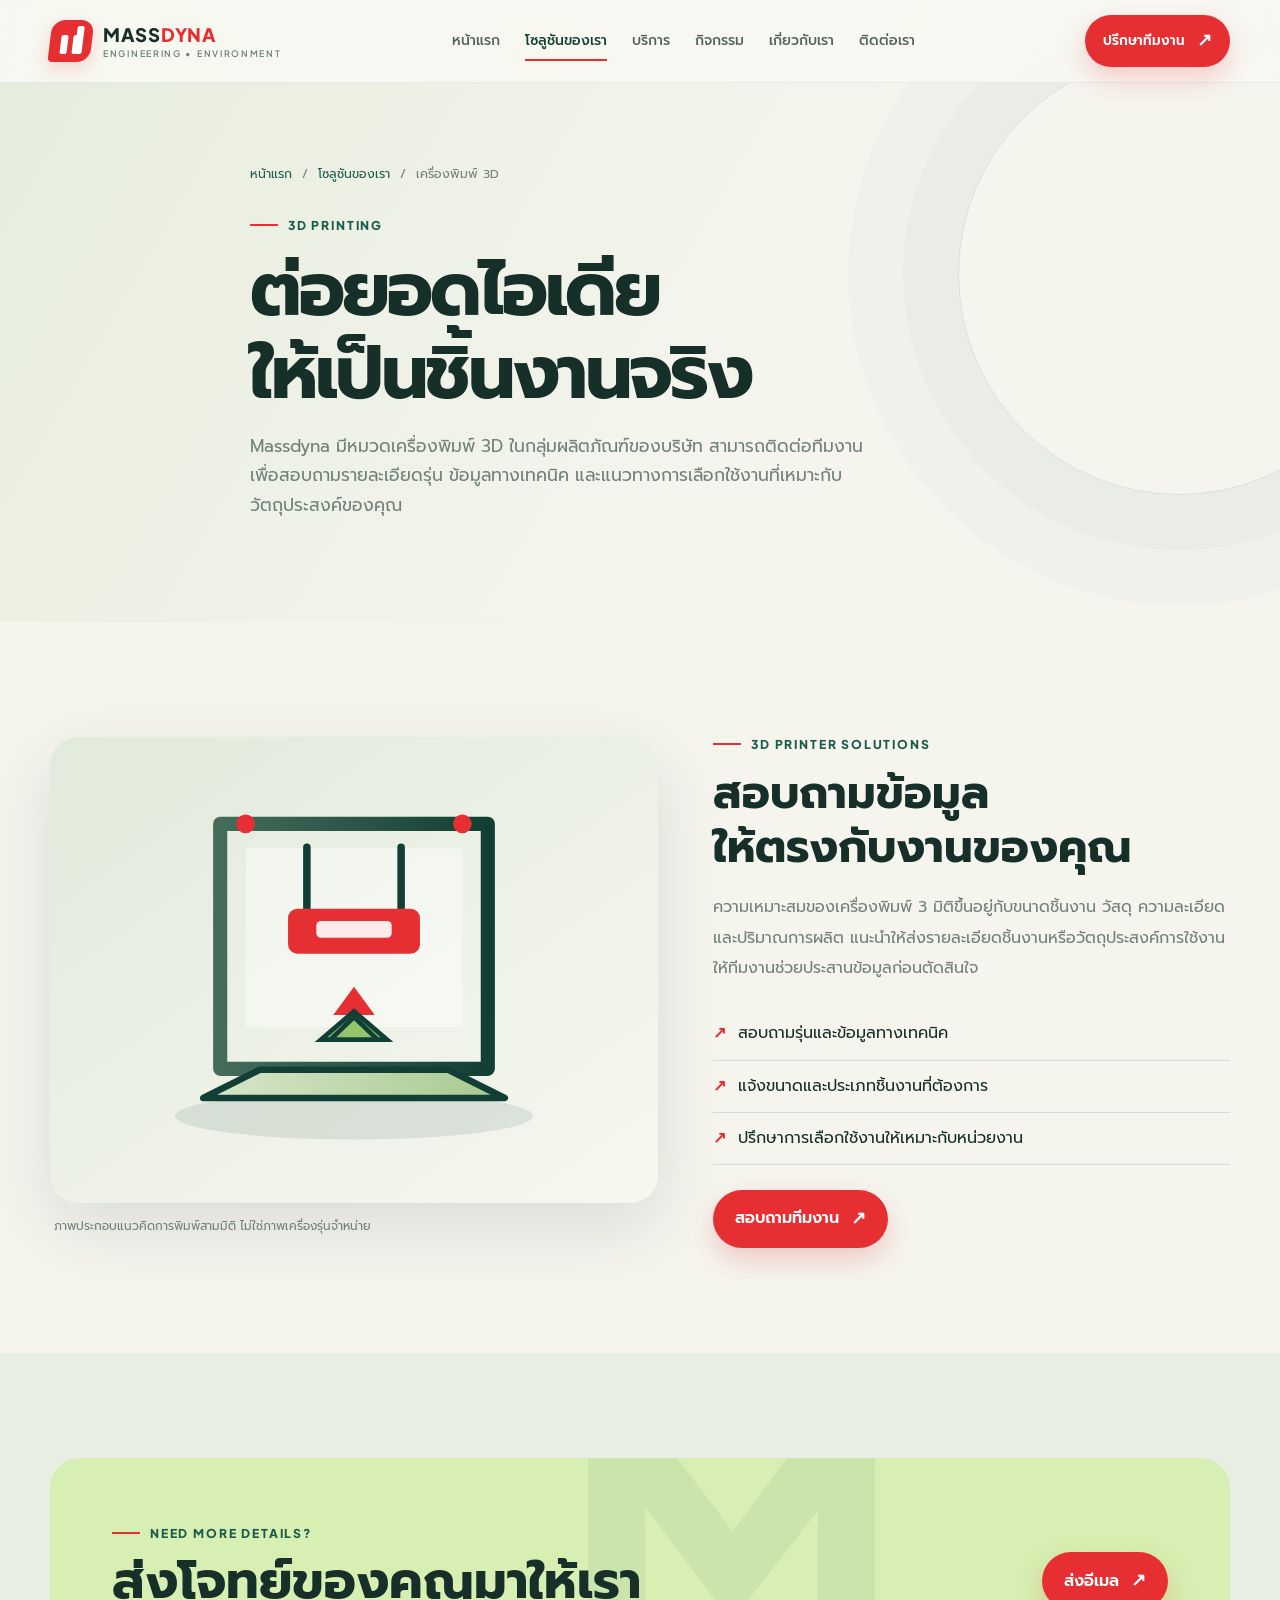
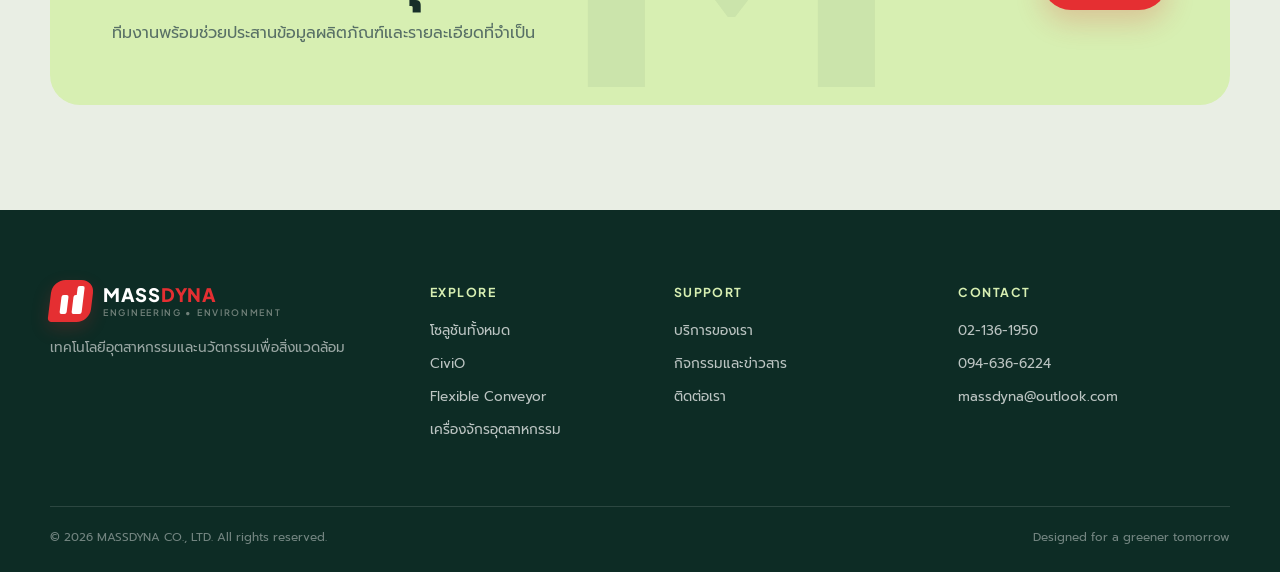
<file: 3d-printer.html>
<!doctype html><html lang="th"><head><meta charset="utf-8"><meta name="viewport" content="width=device-width, initial-scale=1"><meta name="theme-color" content="#123f35"><meta name="description" content="สอบถามข้อมูลเครื่องพิมพ์ 3D จาก Massdyna"><title>เครื่องพิมพ์ 3D | MASSDYNA CO., LTD.</title><link rel="stylesheet" href="assets/css/style.css"></head><body><div class="progress"><span></span></div><header class="site-header"><div class="container header-inner"><a class="brand" href="index.html" aria-label="Massdyna หน้าแรก"><span class="brand-mark" aria-hidden="true"></span><span><span class="brand-name">MASS<span>DYNA</span></span><span class="brand-sub">ENGINEERING • ENVIRONMENT</span></span></a><nav class="main-nav" aria-label="เมนูหลัก"><a href="index.html">หน้าแรก</a><a href="solutions.html" class="active">โซลูชันของเรา</a><a href="services.html">บริการ</a><a href="activities.html">กิจกรรม</a><a href="about.html">เกี่ยวกับเรา</a><a href="contact.html">ติดต่อเรา</a></nav><a class="btn btn-primary nav-cta" href="contact.html">ปรึกษาทีมงาน <span class="arrow">↗</span></a><button class="menu-toggle" aria-label="เปิดเมนู" aria-expanded="false">&#9776;</button></div></header><main><section class="page-hero"><div class="container page-title"><div class="breadcrumb"><a href="index.html">หน้าแรก</a><span>/</span><a href="solutions.html">โซลูชันของเรา</a><span>/</span><span>เครื่องพิมพ์ 3D</span></div><span class="eyebrow">3D PRINTING</span><h1>ต่อยอดไอเดีย<br>ให้เป็นชิ้นงานจริง</h1><p>Massdyna มีหมวดเครื่องพิมพ์ 3D ในกลุ่มผลิตภัณฑ์ของบริษัท สามารถติดต่อทีมงานเพื่อสอบถามรายละเอียดรุ่น ข้อมูลทางเทคนิค และแนวทางการเลือกใช้งานที่เหมาะกับวัตถุประสงค์ของคุณ</p></div></section><section class="section"><div class="container detail-layout"><div class="reveal"><div style="min-height:410px;display:grid;place-items:center;background:linear-gradient(145deg,#e1eadb,#f7f7f0);border-radius:28px;padding:35px;box-shadow:var(--shadow)"><svg viewBox="0 0 520 420" role="img" aria-label="ภาพประกอบแนวคิดเครื่องพิมพ์สามมิติ" style="width:100%;max-width:490px"><defs><linearGradient id="frame" x1="0" x2="1"><stop stop-color="#456c5b"/><stop offset="1" stop-color="#123f35"/></linearGradient><linearGradient id="bed" x1="0" x2="1"><stop stop-color="#d8e6cb"/><stop offset="1" stop-color="#a7c98e"/></linearGradient></defs><ellipse cx="260" cy="365" rx="190" ry="25" fill="#123f35" opacity=".1"/><path d="M118 55h284v260H118z" fill="none" stroke="url(#frame)" stroke-width="15" stroke-linejoin="round"/><path d="M145 81h230v190H145z" fill="#fff" opacity=".42"/><path d="M160 316h200l60 30H100z" fill="url(#bed)" stroke="#123f35" stroke-width="7" stroke-linejoin="round"/><path d="M210 80v90m100-90v90" stroke="#123f35" stroke-width="8" stroke-linecap="round"/><rect x="190" y="145" width="140" height="48" rx="10" fill="#e52f32"/><rect x="220" y="158" width="80" height="18" rx="5" fill="#fff" opacity=".9"/><path d="M260 193v35l-22 30h44l-22-30" fill="#e52f32"/><path d="M225 284h70l-35-30z" fill="#94c56b" stroke="#123f35" stroke-width="5"/><path d="M235 284l25-24 25 24" fill="none" stroke="#123f35" stroke-width="5"/><circle cx="145" cy="55" r="10" fill="#e52f32"/><circle cx="375" cy="55" r="10" fill="#e52f32"/></svg></div><p style="margin:12px 4px 0;color:var(--muted);font-size:.75rem">ภาพประกอบแนวคิดการพิมพ์สามมิติ ไม่ใช่ภาพเครื่องรุ่นจำหน่าย</p></div><div class="reveal delay-1"><span class="eyebrow">3D PRINTER SOLUTIONS</span><h2>สอบถามข้อมูล<br>ให้ตรงกับงานของคุณ</h2><p>ความเหมาะสมของเครื่องพิมพ์ 3 มิติขึ้นอยู่กับขนาดชิ้นงาน วัสดุ ความละเอียด และปริมาณการผลิต แนะนำให้ส่งรายละเอียดชิ้นงานหรือวัตถุประสงค์การใช้งานให้ทีมงานช่วยประสานข้อมูลก่อนตัดสินใจ</p><ul class="feature-list"><li>สอบถามรุ่นและข้อมูลทางเทคนิค</li><li>แจ้งขนาดและประเภทชิ้นงานที่ต้องการ</li><li>ปรึกษาการเลือกใช้งานให้เหมาะกับหน่วยงาน</li></ul><a class="btn btn-primary" href="contact.html">สอบถามทีมงาน <span class="arrow">↗</span></a></div></div></section><section class="section" style="background:#e9eee4"><div class="container"><div class="cta-panel reveal"><div><span class="eyebrow">NEED MORE DETAILS?</span><h2>ส่งโจทย์ของคุณมาให้เรา</h2><p>ทีมงานพร้อมช่วยประสานข้อมูลผลิตภัณฑ์และรายละเอียดที่จำเป็น</p></div><a class="btn btn-primary" href="mailto:massdyna@outlook.com?subject=สอบถามเครื่องพิมพ์%203D">ส่งอีเมล <span class="arrow">↗</span></a></div></div></section></main><footer class="site-footer"><div class="container"><div class="footer-grid"><div class="footer-brand"><a class="brand" href="index.html"><span class="brand-mark"></span><span><span class="brand-name">MASS<span>DYNA</span></span><span class="brand-sub">ENGINEERING • ENVIRONMENT</span></span></a><p>เทคโนโลยีอุตสาหกรรมและนวัตกรรมเพื่อสิ่งแวดล้อม</p></div><div class="footer-col"><h4>Explore</h4><a href="solutions.html">โซลูชันทั้งหมด</a><a href="civio.html">CiviO</a><a href="conveyor.html">Flexible Conveyor</a><a href="machinery.html">เครื่องจักรอุตสาหกรรม</a></div><div class="footer-col"><h4>Support</h4><a href="services.html">บริการของเรา</a><a href="activities.html">กิจกรรมและข่าวสาร</a><a href="contact.html">ติดต่อเรา</a></div><div class="footer-col"><h4>Contact</h4><a href="tel:021361950">02-136-1950</a><a href="tel:0946366224">094-636-6224</a><a href="mailto:massdyna@outlook.com">massdyna@outlook.com</a></div></div><div class="footer-bottom"><span>© 2026 MASSDYNA CO., LTD. All rights reserved.</span><span>Designed for a greener tomorrow</span></div></div></footer><script src="assets/js/main.js"></script></body></html>
</file>
<file: assets/css/style.css>
@import url('https://fonts.googleapis.com/css2?family=Prompt:wght@300;400;500;600;700;800&family=Plus+Jakarta+Sans:wght@400;500;600;700;800&display=swap');
:root{--ink:#172f29;--forest:#123f35;--forest-2:#1c5c4b;--leaf:#94c56b;--lime:#d7efb2;--cream:#f5f5ee;--paper:#fffefa;--muted:#71817a;--line:rgba(23,47,41,.12);--red:#e52f32;--shadow:0 24px 70px rgba(15,46,37,.12);--radius:24px;--container:1180px}
*{box-sizing:border-box}html{scroll-behavior:smooth;scroll-padding-top:95px}body{margin:0;background:var(--cream);color:var(--ink);font-family:'Prompt',Tahoma,sans-serif;font-size:16px;line-height:1.7}body.menu-open{overflow:hidden}a{color:inherit;text-decoration:none}img{display:block;max-width:100%}button{font:inherit}.container{width:min(var(--container),calc(100% - 48px));margin-inline:auto}.eyebrow{display:inline-flex;align-items:center;gap:10px;color:var(--forest-2);font-family:'Plus Jakarta Sans','Prompt',sans-serif;font-size:.76rem;font-weight:800;letter-spacing:.15em;text-transform:uppercase}.eyebrow:before{content:'';display:inline-block;width:28px;height:2px;background:var(--red)}.section{padding:105px 0}.section-head{max-width:720px;margin-bottom:38px}.section-head h2,.page-title h1{margin:13px 0 14px;font-size:clamp(2.2rem,4.5vw,4.2rem);line-height:1.12;letter-spacing:-.04em}.section-head p,.lead{color:var(--muted);font-size:1.04rem}.btn{display:inline-flex;align-items:center;justify-content:center;gap:12px;padding:13px 21px;border:1px solid transparent;border-radius:999px;font-weight:600;transition:transform .3s,background .3s,color .3s,box-shadow .3s;cursor:pointer}.btn:hover{transform:translateY(-3px)}.btn-primary{background:var(--red);color:white;box-shadow:0 12px 28px rgba(229,47,50,.22)}.btn-primary:hover{background:#c92126}.btn-dark{background:var(--forest);color:white}.btn-dark:hover{background:var(--forest-2)}.btn-outline{border-color:rgba(255,255,255,.48);color:white;background:transparent}.btn-outline:hover{background:white;color:var(--forest)}.btn-light{border-color:var(--line);background:white;color:var(--forest)}.btn .arrow{font-size:1.1rem;transition:transform .3s}.btn:hover .arrow{transform:translateX(4px)}
/* header */
.site-header{position:fixed;z-index:1000;inset:0 0 auto;background:rgba(249,249,243,.84);backdrop-filter:blur(18px);border-bottom:1px solid rgba(20,52,43,.08);transition:box-shadow .3s,background .3s}.site-header.scrolled{box-shadow:0 8px 28px rgba(20,52,43,.08);background:rgba(249,249,243,.96)}.header-inner{height:82px;display:flex;align-items:center;justify-content:space-between;gap:28px}.brand{display:flex;align-items:center;gap:11px;min-width:190px}.brand-mark{width:42px;height:42px;position:relative;display:grid;place-items:center;background:var(--red);border-radius:13px 13px 13px 4px;transform:skew(-7deg);box-shadow:0 7px 18px rgba(229,47,50,.18)}.brand-mark:before,.brand-mark:after{content:'';position:absolute;background:white;border-radius:2px}.brand-mark:before{width:7px;height:19px;left:11px;bottom:8px;box-shadow:12px 0 0 white}.brand-mark:after{width:7px;height:28px;right:9px;bottom:8px}.brand-name{font:800 1.16rem 'Plus Jakarta Sans',sans-serif;letter-spacing:.04em}.brand-name span{color:var(--red)}.brand-sub{display:block;font:600 .56rem 'Plus Jakarta Sans',sans-serif;color:var(--muted);letter-spacing:.19em;margin-top:-4px}.main-nav{display:flex;align-items:center;gap:25px}.main-nav a{position:relative;color:#52635c;font-size:.87rem;font-weight:500;padding:29px 0;white-space:nowrap}.main-nav a:after{content:'';position:absolute;left:0;right:100%;bottom:21px;height:2px;background:var(--red);transition:right .25s}.main-nav a:hover,.main-nav a.active{color:var(--forest)}.main-nav a:hover:after,.main-nav a.active:after{right:0}.nav-cta{font-size:.84rem;padding:10px 17px}.menu-toggle{display:none;width:45px;height:45px;border:1px solid var(--line);background:white;border-radius:50%;color:var(--forest);font-size:1.35rem;cursor:pointer}.progress{height:3px;background:transparent}.progress span{display:block;height:100%;width:0;background:var(--red)}
/* hero */
.hero{min-height:760px;position:relative;display:flex;align-items:center;overflow:hidden;padding:145px 0 100px;background:var(--forest);color:white}.hero:before{content:'';position:absolute;inset:0;background:linear-gradient(90deg,rgba(7,34,28,.88) 0%,rgba(7,34,28,.72) 47%,rgba(7,34,28,.22) 100%),url('https://massdyna.com/wp-content/themes/redwhite-editable/assets/images/about-service.jpg') center/cover;transform:scale(1.04);animation:heroZoom 18s ease-in-out infinite alternate}.hero:after{content:'';position:absolute;width:650px;height:650px;border:1px solid rgba(255,255,255,.12);border-radius:50%;right:-180px;top:90px;box-shadow:0 0 0 75px rgba(255,255,255,.035),0 0 0 150px rgba(255,255,255,.025)}.hero-content{position:relative;z-index:2;max-width:720px}.hero .eyebrow{color:#d4edbf}.hero h1{max-width:800px;margin:20px 0 24px;font-size:clamp(3rem,7vw,6.35rem);line-height:1.03;letter-spacing:-.055em;font-weight:700}.hero h1 em{font-style:normal;color:var(--lime)}.hero-copy{max-width:610px;color:rgba(255,255,255,.78);font-size:1.1rem;line-height:1.9}.hero-actions{display:flex;flex-wrap:wrap;gap:13px;margin-top:33px}.hero-foot{display:flex;align-items:center;gap:18px;margin-top:75px;color:rgba(255,255,255,.68);font:600 .7rem 'Plus Jakarta Sans',sans-serif;letter-spacing:.14em;text-transform:uppercase}.hero-foot:before{content:'';width:58px;height:1px;background:var(--leaf)}.hero-stamp{position:absolute;z-index:3;right:max(5vw,calc((100vw - var(--container))/2));bottom:90px;width:170px;height:170px;border:1px solid rgba(255,255,255,.5);border-radius:50%;display:grid;place-items:center;text-align:center;color:white;font-size:.8rem;line-height:1.45;transform:rotate(-13deg);backdrop-filter:blur(5px)}.hero-stamp strong{display:block;color:var(--lime);font:800 1.7rem 'Plus Jakarta Sans',sans-serif}.hero-stamp:before{content:'';position:absolute;inset:10px;border:1px dashed rgba(255,255,255,.35);border-radius:50%}.scroll-cue{position:absolute;bottom:24px;left:50%;z-index:4;color:rgba(255,255,255,.65);font-size:.68rem;letter-spacing:.18em;transform:translateX(-50%)}.scroll-cue:after{content:'';display:block;width:1px;height:30px;background:var(--lime);margin:8px auto 0;animation:scrollLine 1.7s infinite}
/* tick strip */
.marquee{overflow:hidden;background:var(--lime);color:var(--forest);padding:17px 0}.marquee-track{display:flex;width:max-content;gap:38px;animation:marquee 30s linear infinite;font:800 .78rem 'Plus Jakarta Sans','Prompt',sans-serif;letter-spacing:.14em}.marquee-track span{display:flex;gap:38px;align-items:center}.marquee-track i{font-style:normal;color:var(--red);font-size:1.15rem}
/* cards */
.grid{display:grid;gap:22px}.solutions-grid{grid-template-columns:repeat(4,1fr)}.solution-card{position:relative;min-height:420px;overflow:hidden;border-radius:var(--radius);background:#e5eae0;box-shadow:0 12px 32px rgba(12,45,35,.05);transition:transform .45s,box-shadow .45s}.solution-card:hover{transform:translateY(-9px);box-shadow:var(--shadow)}.solution-card img{width:100%;height:215px;object-fit:cover;transition:transform .75s}.solution-card:hover img{transform:scale(1.07)}.solution-card .card-body{padding:25px 24px 28px}.card-index{display:inline-flex;align-items:center;gap:8px;color:var(--red);font:800 .68rem 'Plus Jakarta Sans',sans-serif;letter-spacing:.12em}.card-index:before{content:'';width:20px;height:1px;background:var(--red)}.solution-card h3{font-size:1.23rem;margin:10px 0 9px;line-height:1.35}.solution-card p{margin:0 0 18px;color:var(--muted);font-size:.9rem}.text-link{display:inline-flex;gap:9px;align-items:center;color:var(--forest-2);font-weight:600;font-size:.88rem}.text-link span{transition:transform .25s}.text-link:hover span{transform:translateX(4px)}
/* about split */
.split{display:grid;grid-template-columns:1.02fr .98fr;gap:70px;align-items:center}.image-stack{position:relative;min-height:520px}.image-stack .main-img{position:absolute;inset:0 54px 50px 0;width:calc(100% - 54px);height:calc(100% - 50px);object-fit:cover;border-radius:28px}.image-stack .small-img{position:absolute;right:0;bottom:0;width:52%;height:235px;object-fit:cover;border:10px solid var(--cream);border-radius:25px}.image-tag{position:absolute;left:24px;bottom:77px;padding:14px 18px;border-radius:15px;background:var(--lime);color:var(--forest);font-size:.77rem;font-weight:600;box-shadow:var(--shadow)}.about-copy h2{font-size:clamp(2.2rem,4vw,3.65rem);line-height:1.12;letter-spacing:-.045em;margin:15px 0 22px}.about-copy p{color:var(--muted);line-height:1.9}.fact-row{display:grid;grid-template-columns:repeat(2,1fr);gap:14px;margin:28px 0}.fact{padding:17px 19px;background:rgba(255,255,255,.68);border:1px solid var(--line);border-radius:16px}.fact strong{display:block;color:var(--forest);font-size:1.45rem}.fact small{color:var(--muted);font-size:.79rem}
/* service strip */
.service-band{background:var(--forest);color:white;position:relative;overflow:hidden}.service-band:before{content:'';position:absolute;width:500px;height:500px;border:1px solid rgba(255,255,255,.09);border-radius:50%;right:-170px;top:-200px;box-shadow:0 0 0 60px rgba(255,255,255,.025),0 0 0 120px rgba(255,255,255,.02)}.service-band .eyebrow{color:var(--lime)}.service-band .section-head p{color:rgba(255,255,255,.66)}.service-grid{display:grid;grid-template-columns:repeat(4,1fr);gap:1px;background:rgba(255,255,255,.15);border:1px solid rgba(255,255,255,.15);border-radius:20px;overflow:hidden;position:relative}.service-item{padding:30px 25px;background:var(--forest);transition:background .3s}.service-item:hover{background:#1c5144}.service-item .number{font:800 .72rem 'Plus Jakarta Sans',sans-serif;color:var(--leaf);letter-spacing:.15em}.service-item h3{margin:28px 0 10px;font-size:1.15rem}.service-item p{color:rgba(255,255,255,.63);font-size:.85rem;min-height:76px}.service-item a{color:var(--lime);font-size:.82rem;font-weight:600}
/* activity */
.activity-grid{grid-template-columns:repeat(3,1fr)}.activity-card{overflow:hidden;border-radius:21px;background:white;border:1px solid var(--line);transition:transform .4s,box-shadow .4s}.activity-card:hover{transform:translateY(-7px);box-shadow:var(--shadow)}.activity-card img{height:235px;width:100%;object-fit:cover;transition:transform .65s}.activity-card:hover img{transform:scale(1.05)}.activity-body{padding:23px}.activity-meta{color:var(--red);font:700 .68rem 'Plus Jakarta Sans','Prompt',sans-serif;letter-spacing:.08em;text-transform:uppercase}.activity-body h3{font-size:1.12rem;line-height:1.45;margin:10px 0}.activity-body p{color:var(--muted);font-size:.86rem;margin:0 0 18px}
/* CTA */
.cta-panel{background:var(--lime);border-radius:30px;padding:58px 62px;display:flex;align-items:center;justify-content:space-between;gap:28px;position:relative;overflow:hidden}.cta-panel:after{content:'M';position:absolute;right:28%;top:-105px;color:rgba(18,63,53,.06);font:800 23rem 'Plus Jakarta Sans',sans-serif;line-height:1}.cta-panel>*{position:relative;z-index:1}.cta-panel h2{font-size:clamp(2rem,4vw,3.5rem);line-height:1.1;margin:10px 0}.cta-panel p{color:#587066;max-width:560px;margin:0}.cta-panel .btn{flex-shrink:0}
/* footer */
.site-footer{background:#0d2c25;color:white;padding:70px 0 25px}.footer-grid{display:grid;grid-template-columns:1.25fr .75fr .9fr 1fr;gap:40px;padding-bottom:55px}.footer-brand .brand-name{color:white}.footer-brand p,.footer-col p{color:rgba(255,255,255,.58);font-size:.85rem;line-height:1.9}.footer-col h4{font:700 .77rem 'Plus Jakarta Sans','Prompt',sans-serif;letter-spacing:.12em;color:var(--lime);text-transform:uppercase;margin:4px 0 19px}.footer-col a{display:block;color:rgba(255,255,255,.72);font-size:.85rem;margin:10px 0;transition:color .2s}.footer-col a:hover{color:var(--lime)}.footer-bottom{display:flex;align-items:center;justify-content:space-between;gap:20px;padding-top:20px;border-top:1px solid rgba(255,255,255,.13);color:rgba(255,255,255,.42);font-size:.74rem}
/* inner page */
.page-hero{padding:160px 0 85px;background:linear-gradient(120deg,#e6eddc,#f5f5ee 62%);position:relative;overflow:hidden}.page-hero:after{content:'';position:absolute;width:440px;height:440px;border-radius:50%;border:1px solid rgba(18,63,53,.12);right:-120px;top:50px;box-shadow:0 0 0 55px rgba(18,63,53,.025),0 0 0 110px rgba(18,63,53,.02)}.page-title{position:relative;z-index:1;max-width:780px}.page-title h1{font-size:clamp(2.6rem,5.8vw,5rem)}.page-title p{max-width:620px;color:var(--muted);font-size:1.08rem}.breadcrumb{display:flex;gap:10px;color:var(--muted);font-size:.78rem;margin-bottom:24px}.breadcrumb a{color:var(--forest-2)}.detail-layout{display:grid;grid-template-columns:1fr .85fr;gap:55px;align-items:center}.detail-layout img{width:100%;height:480px;object-fit:cover;border-radius:28px;box-shadow:var(--shadow)}.detail-layout h2{font-size:clamp(2rem,3.5vw,3rem);line-height:1.2;margin:12px 0 18px}.detail-layout p{color:var(--muted);line-height:1.9}.feature-list{list-style:none;padding:0;margin:25px 0}.feature-list li{padding:12px 0;border-bottom:1px solid var(--line);display:flex;gap:12px}.feature-list li:before{content:'↗';color:var(--red);font-weight:700}.feature-panels{display:grid;grid-template-columns:repeat(3,1fr);gap:18px}.feature-panel{background:white;border:1px solid var(--line);padding:24px;border-radius:18px}.feature-panel h3{margin:0 0 8px;font-size:1.02rem}.feature-panel p{font-size:.85rem;color:var(--muted);margin:0}.timeline{display:grid;gap:0;max-width:850px}.timeline-item{display:grid;grid-template-columns:160px 1fr;gap:25px;padding:26px 0;border-bottom:1px solid var(--line)}.timeline-year{font:800 .86rem 'Plus Jakarta Sans',sans-serif;color:var(--red);letter-spacing:.1em}.timeline-item h3{margin:0 0 7px}.timeline-item p{margin:0;color:var(--muted);font-size:.9rem}
/* contact */
.contact-grid{display:grid;grid-template-columns:.8fr 1.2fr;gap:30px}.contact-card{padding:30px;background:white;border:1px solid var(--line);border-radius:22px}.contact-card h3{margin:0 0 20px}.contact-line{padding:15px 0;border-bottom:1px solid var(--line)}.contact-line:last-child{border:0}.contact-line small{display:block;color:var(--red);font-size:.73rem;font-weight:600}.contact-line a,.contact-line strong{font-weight:600}.map-frame{width:100%;height:420px;border:0;border-radius:22px;filter:saturate(.8)}.contact-pair{display:grid;grid-template-columns:1fr 1fr;gap:16px;margin-top:25px}.contact-mini{background:#eaf0e5;padding:22px;border-radius:18px}.contact-mini h4{margin:0 0 8px}.contact-mini p{margin:0;color:var(--muted);font-size:.86rem}
/* reveal / motion */
.reveal{opacity:0;transform:translateY(28px);transition:opacity .8s ease,transform .8s cubic-bezier(.2,.7,.2,1)}.reveal.in-view{opacity:1;transform:translateY(0)}.delay-1{transition-delay:.1s}.delay-2{transition-delay:.2s}.delay-3{transition-delay:.3s}.float{animation:float 6s ease-in-out infinite}.pulse-dot{display:inline-block;width:9px;height:9px;border-radius:50%;background:var(--leaf);box-shadow:0 0 0 7px rgba(148,197,107,.18);margin-right:8px}@keyframes heroZoom{from{transform:scale(1.02)}to{transform:scale(1.11)}}@keyframes scrollLine{0%,100%{transform:scaleY(.55);transform-origin:top;opacity:.4}50%{transform:scaleY(1);transform-origin:top;opacity:1}}@keyframes marquee{to{transform:translateX(-50%)}}@keyframes float{0%,100%{transform:translateY(0)}50%{transform:translateY(-12px)}}
@media(max-width:1050px){.main-nav{gap:15px}.main-nav a{font-size:.8rem}.solutions-grid{grid-template-columns:repeat(2,1fr)}.service-grid{grid-template-columns:repeat(2,1fr)}.footer-grid{grid-template-columns:repeat(2,1fr)}.hero-stamp{right:5%;bottom:55px}}
@media(max-width:760px){.container{width:min(100% - 34px,var(--container))}.section{padding:75px 0}.header-inner{height:72px}.menu-toggle{display:grid;place-items:center}.nav-cta{display:none}.main-nav{position:fixed;top:72px;left:0;right:0;bottom:0;padding:26px 28px;background:rgba(249,249,243,.98);backdrop-filter:blur(20px);display:flex;align-items:stretch;flex-direction:column;gap:0;transform:translateX(100%);transition:transform .35s}.main-nav.open{transform:translateX(0)}.main-nav a{font-size:1.12rem;padding:15px 0;border-bottom:1px solid var(--line)}.main-nav a:after{display:none}.hero{min-height:730px;padding:130px 0 100px}.hero h1{font-size:clamp(2.8rem,13vw,4.5rem)}.hero-copy{font-size:.98rem}.hero-stamp{width:125px;height:125px;right:25px;bottom:42px;font-size:.66rem}.hero-stamp strong{font-size:1.3rem}.hero-foot{margin-top:55px}.solutions-grid,.activity-grid{grid-template-columns:1fr}.solution-card{min-height:unset}.solution-card img{height:230px}.split,.detail-layout,.contact-grid{grid-template-columns:1fr;gap:35px}.image-stack{min-height:400px}.image-stack .main-img{inset:0 36px 38px 0;width:calc(100% - 36px);height:calc(100% - 38px)}.image-stack .small-img{height:180px}.service-grid{grid-template-columns:1fr}.service-item p{min-height:unset}.cta-panel{padding:38px 28px;align-items:flex-start;flex-direction:column}.cta-panel:after{right:-10%;top:-70px}.footer-grid{grid-template-columns:1fr 1fr;gap:27px}.footer-grid>div:first-child{grid-column:1/-1}.footer-bottom{align-items:flex-start;flex-direction:column}.page-hero{padding:130px 0 65px}.detail-layout img{height:320px}.feature-panels{grid-template-columns:1fr}.timeline-item{grid-template-columns:1fr;gap:6px}.contact-pair{grid-template-columns:1fr}.map-frame{height:330px}}
@media(prefers-reduced-motion:reduce){*,*:before,*:after{scroll-behavior:auto!important;animation-duration:.01ms!important;animation-iteration-count:1!important;transition-duration:.01ms!important}.reveal{opacity:1;transform:none}}
</file>
